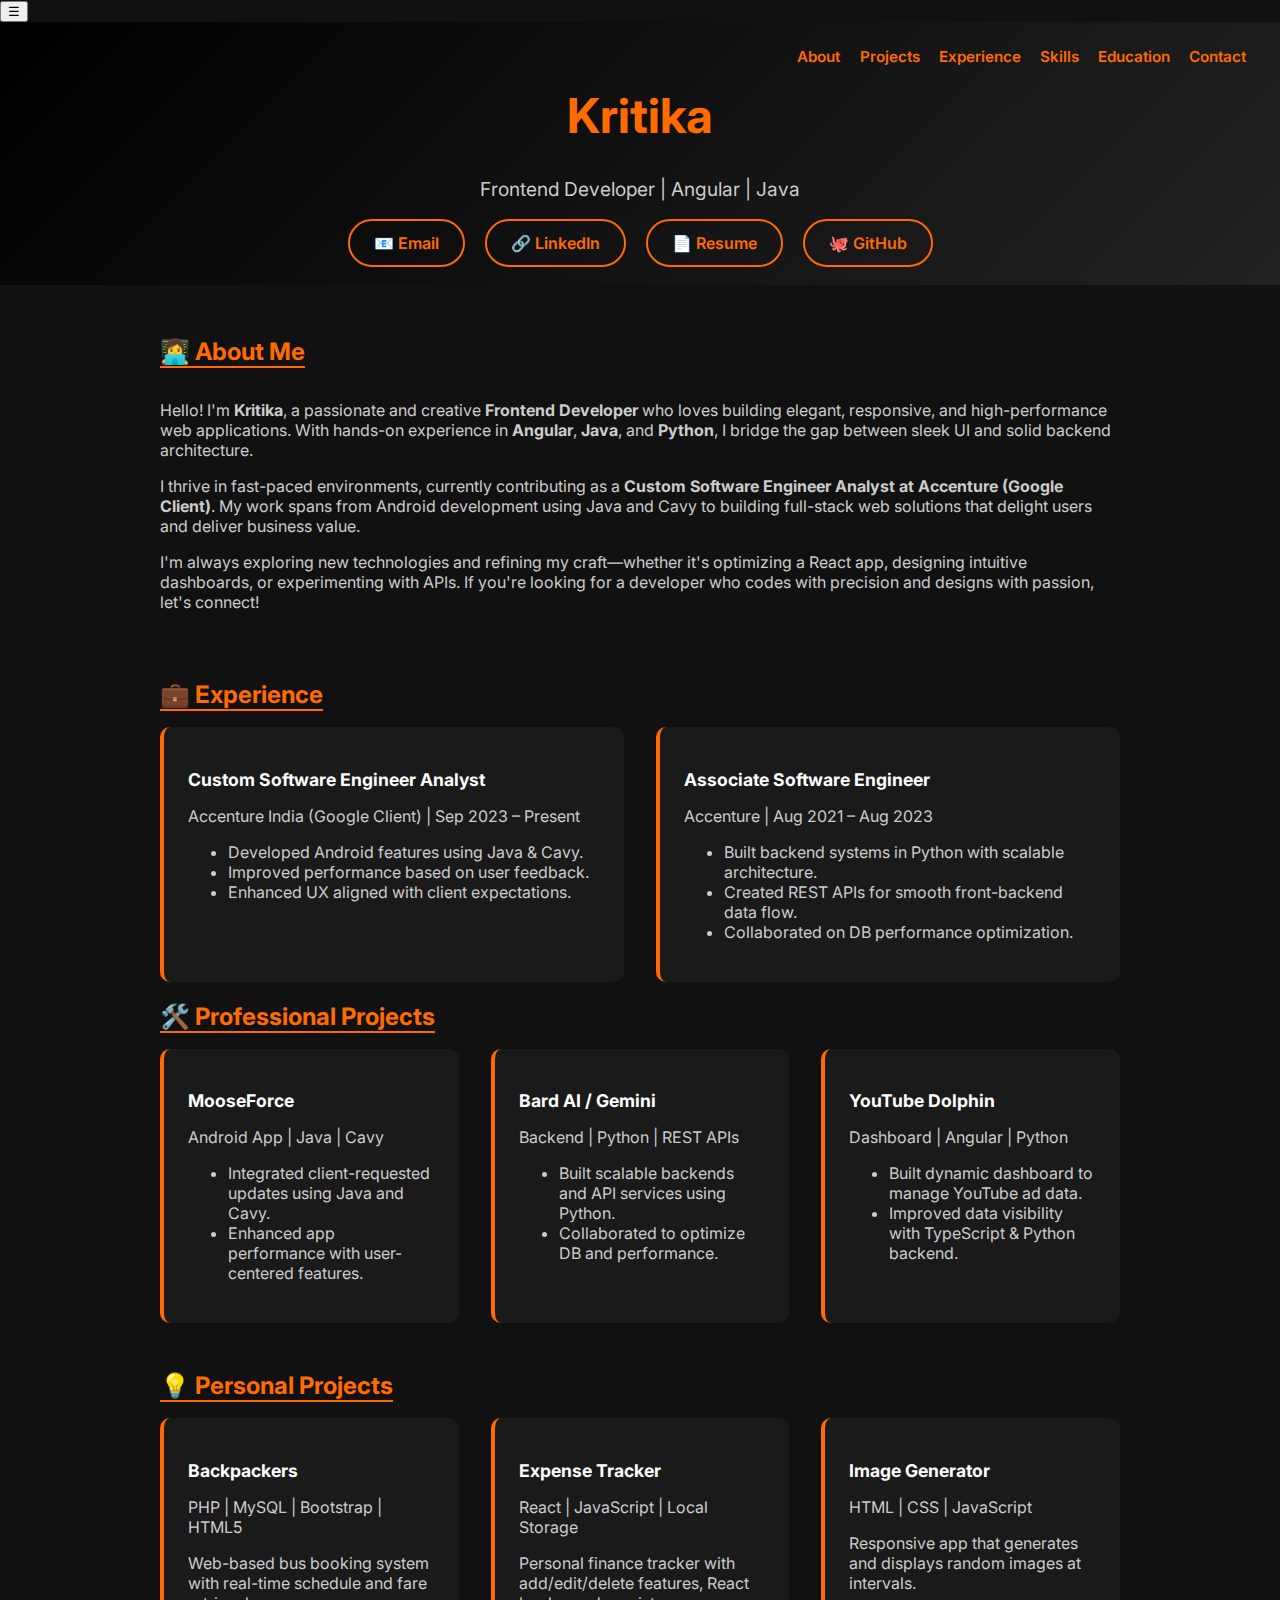
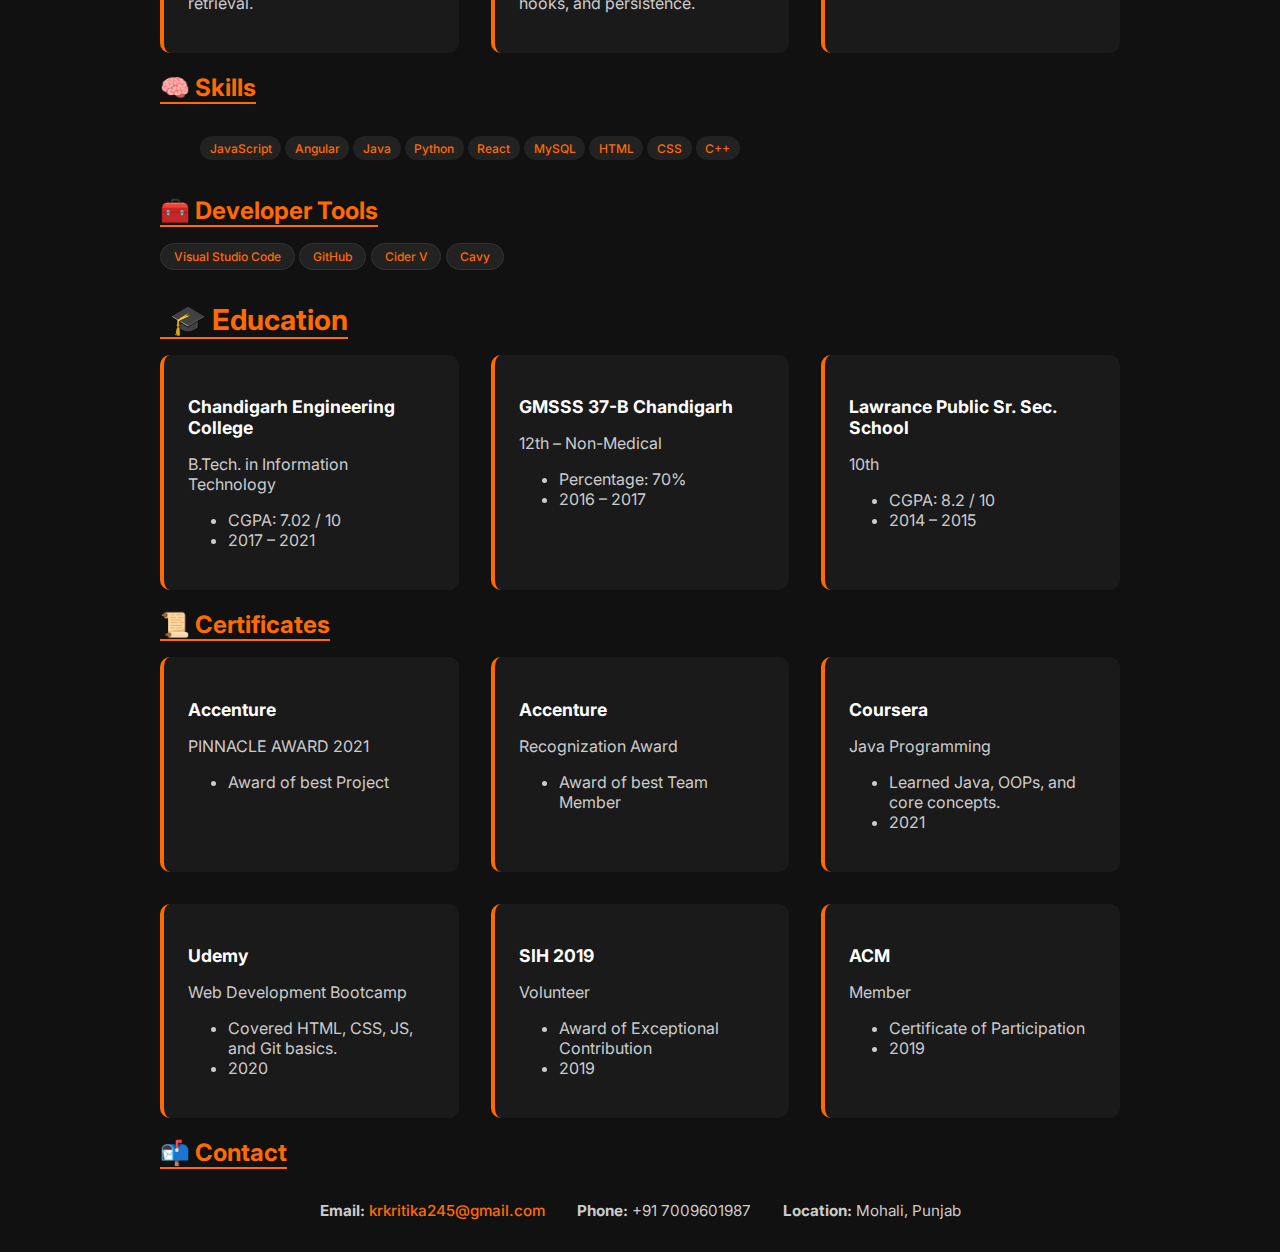
<file: me/index.html>
<!DOCTYPE html>
<html lang="en">

<head>
  <meta charset="UTF-8" />
  <meta name="viewport" content="width=device-width, initial-scale=1.0" />
  <title>Kritika | Frontend Developer</title>
  <link href="https://fonts.googleapis.com/css2?family=Inter:wght@400;600;700&display=swap" rel="stylesheet">
  <link rel="stylesheet" href="style.css" />
  <meta name="viewport" content="width=device-width, initial-scale=1.0">


</head>

<body>


  <!-- Toggle Button (visible only on mobile) -->
  <button class="nav-toggle" onclick="toggleSidebar()">☰</button>
  <header class="hero">
    <!-- Navigation -->
    <nav class="hero-nav" id="sidebarNav">
      <ul>
        <li><a href="#about">About</a></li>
        <li><a href="#projects">Projects</a></li>
        <li><a href="#experience">Experience</a></li>
        <li><a href="#skills">Skills</a></li>
        <li><a href="education">Education</a></li>
        <li><a href="#contact">Contact</a></li>
      </ul>
    </nav>




    <div class="container">
      <h1>Kritika</h1>
      <p class="subtitle">Frontend Developer | Angular | Java </p>
      <div class="hero-buttons">
        <a href="mailto:krkritika245@gmail.com" class="btn-glow">📧 Email</a>
        <a href="https://www.linkedin.com/in/kritika-kritika-7a6b39147/" class="btn-glow" target="_blank">🔗
          LinkedIn</a>
        <a href="https://drive.google.com/file/d/1NmgYXodorHPGbgICowh1BlGC-FObyQvN/view" class="btn-glow"
          target="_blank">📄 Resume</a>
        <a href="https://github.com/shankar-kritika" class="btn-glow" target="_blank">🐙 GitHub</a>
      </div>
    </div>
  </header>


  <main class="container">
    <section id="about">
      <h2>👩‍💻 About Me</h2>
      <p>
        Hello! I'm <strong>Kritika</strong>, a passionate and creative <strong>Frontend Developer</strong> who loves
        building elegant, responsive, and high-performance web applications. With hands-on experience in
        <strong>Angular</strong>, <strong>Java</strong>, and <strong>Python</strong>, I bridge the gap between sleek UI
        and solid backend architecture.
      </p>
      <p>
        I thrive in fast-paced environments, currently contributing as a <strong>Custom Software Engineer Analyst at
          Accenture (Google Client)</strong>. My work spans from Android development using Java and Cavy to building
        full-stack web solutions that delight users and deliver business value.
      </p>
      <p>
        I'm always exploring new technologies and refining my craft—whether it's optimizing a React app, designing
        intuitive dashboards, or experimenting with APIs. If you're looking for a developer who codes with precision and
        designs with passion, let's connect!
      </p>
    </section>

    <section id="experience">
      <h2>💼 Experience</h2>
      <div class="project-grid">

        <div class="project-card">
          <h3>Custom Software Engineer Analyst</h3>
          <p class="stack">Accenture India (Google Client) | Sep 2023 – Present</p>
          <ul>
            <li>Developed Android features using Java & Cavy.</li>
            <li>Improved performance based on user feedback.</li>
            <li>Enhanced UX aligned with client expectations.</li>
          </ul>
        </div>

        <div class="project-card">
          <h3>Associate Software Engineer</h3>
          <p class="stack">Accenture | Aug 2021 – Aug 2023</p>
          <ul>
            <li>Built backend systems in Python with scalable architecture.</li>
            <li>Created REST APIs for smooth front-backend data flow.</li>
            <li>Collaborated on DB performance optimization.</li>
          </ul>
        </div>

      </div>
    </section>


    <section id="projects">
      <h2>🛠️ Professional Projects</h2>
      <div class="project-grid">
        <div class="project-card">
          <h3>MooseForce</h3>
          <p>Android App | Java | Cavy</p>
          <ul>
            <li>Integrated client-requested updates using Java and Cavy.</li>
            <li>Enhanced app performance with user-centered features.</li>
          </ul>
        </div>
        <div class="project-card">
          <h3>Bard AI / Gemini</h3>
          <p>Backend | Python | REST APIs</p>
          <ul>
            <li>Built scalable backends and API services using Python.</li>
            <li>Collaborated to optimize DB and performance.</li>
          </ul>
        </div>
        <div class="project-card">
          <h3>YouTube Dolphin</h3>
          <p>Dashboard | Angular | Python</p>
          <ul>
            <li>Built dynamic dashboard to manage YouTube ad data.</li>
            <li>Improved data visibility with TypeScript & Python backend.</li>
          </ul>
        </div>
      </div>
    </section>

    <section id="personal-projects">
      <h2>💡 Personal Projects</h2>
      <div class="project-grid">

        <div class="project-card">
          <h3><a href="https://github.com/shankar-kritika/Backpackers">Backpackers</a></h3>
          <p class="stack">PHP | MySQL | Bootstrap | HTML5</p>
          <p>Web-based bus booking system with real-time schedule and fare retrieval.</p>
        </div>

        <div class="project-card">
          <h3><a href="https://github.com/shankar-kritika/Expense-Tracker">Expense Tracker</a></h3>
          <p class="stack">React | JavaScript | Local Storage</p>
          <p>Personal finance tracker with add/edit/delete features, React hooks, and persistence.</p>
        </div>

        <div class="project-card">
          <h3><a href="https://github.com/shankar-kritika/Image-generator">Image Generator</a></h3>
          <p class="stack">HTML | CSS | JavaScript</p>
          <p>Responsive app that generates and displays random images at intervals.</p>
        </div>

      </div>
    </section>


    <section id="skills">
      <h2>🧠 Skills</h2>
      <ul class="skills-list">
        <li data-skill="75%">JavaScript</li>
        <li data-skill="60%">Angular</li>
        <li data-skill="70%">Java</li>
        <li data-skill="30%">Python</li>
        <li data-skill="20%">React</li>
        <li data-skill="60%">MySQL</li>
        <li data-skill="90%">HTML</li>
        <li data-skill="90%">CSS</li>
        <li data-skill="50%">C++</li>
      </ul>


    </section>

    <section id="tools">
      <h2>🧰 Developer Tools</h2>
      <div class="tools-grid">
        <div class="tool">Visual Studio Code</div>
        <div class="tool">GitHub</div>
        <div class="tool">Cider V</div>
        <div class="tool">Cavy</div>
      </div>

    </section>

    <section id="education">
      <h2>🎓 Education</h2>
      <div class="project-grid">

        <div class="project-card">
          <h3><a href="https://www.cgc.ac.in/" target="_blank">Chandigarh Engineering College</a></h3>
          <p class="stack">B.Tech. in Information Technology</p>
          <ul>
            <li>CGPA: 7.02 / 10</li>
            <li>2017 – 2021</li>
          </ul>
        </div>

        <div class="project-card">
          <h3><a href="https://gmsss37d.edupage.org/" target="_blank">GMSSS 37-B Chandigarh</a></h3>
          <p class="stack">12th – Non-Medical</p>
          <ul>
            <li>Percentage: 70%</li>
            <li>2016 – 2017</li>
          </ul>
        </div>

        <div class="project-card">
          <h3><a href="http://lawrencepublicschool.in/" target="_blank">Lawrance Public Sr. Sec. School</a></h3>
          <p class="stack">10th</p>
          <ul>
            <li>CGPA: 8.2 / 10</li>
            <li>2014 – 2015</li>
          </ul>
        </div>

      </div>
    </section>


    <section id="certificates">
      <h2>📜 Certificates</h2>
      <div class="project-grid">

        <div class="project-card">
          <h3><a href="https://www.accenture.com/in-en">Accenture</a></h3>
          <p class="stack">PINNACLE AWARD 2021</p>
          <ul>
            <li>Award of best Project</li>
          </ul>
        </div>
        <div class="project-card">
          <h3><a href="https://www.accenture.com/in-en">Accenture</a></h3>
          <p class="stack">Recognization Award</p>
          <ul>
            <li>Award of best Team Member</li>
          </ul>
        </div>
        <div class="project-card">
          <h3><a href="https://www.coursera.org/account-profile">Coursera</a></h3>
          <p class="stack">Java Programming</p>
          <ul>
            <li>Learned Java, OOPs, and core concepts.</li>
            <li>2021</li>
          </ul>
        </div>

        <div class="project-card">
          <h3><a href="https://www.udemy.com/user/edit-profile/">Udemy</a></h3>
          <p class="stack">Web Development Bootcamp</p>
          <ul>
            <li>Covered HTML, CSS, JS, and Git basics.</li>
            <li>2020</li>
          </ul>
        </div>

        <div class="project-card">
          <h3><a href="https://www.sih.gov.in/sih2019">SIH 2019</a></h3>
          <p class="stack">Volunteer</p>
          <ul>
            <li>Award of Exceptional Contribution</li>
            <li>2019</li>
          </ul>
        </div>

        <div class="project-card">
          <h3><a href="https://www.acm.org/">ACM</a></h3>
          <p>Member</p>
          <ul>
            <li>Certificate of Participation</li>
            <li>2019</li>
          </ul>
        </div>
      </div>
    </section>




    <section id="contact">
      <h2>📬 Contact</h2>
      <div class="contact-line">
        <span><strong>Email:</strong> <a href="mailto:krkritika245@gmail.com">krkritika245@gmail.com</a></span>
        <span><strong>Phone:</strong> +91 7009601987</span>
        <span><strong>Location:</strong> Mohali, Punjab</span>
      </div>
    </section>

  </main>
  <script>
    function toggleSidebar() {
      document.getElementById('sidebarNav').classList.toggle('open');
    }
  </script>

</body>

</html>
</file>
<file: me/style.css>
body {
  margin: 0;
  font-family: 'Inter', sans-serif;
  background-color: #111;
  color: #f3f3f3;
  scroll-behavior: smooth;
}

.container {
  max-width: 960px;
  margin: auto;
  padding: 2rem;
}


.intro-text {
  color: #ccc;
  margin-top: 1rem;
  font-size: 1.1rem;
  max-width: 600px;
  margin-left: auto;
  margin-right: auto;
}



.hero {
  background: linear-gradient(135deg, #000, #222);
  text-align: center;
  position: relative;
}


.hero-nav {
  position: absolute;
  top: 1.5rem;
  right: 1.5rem;
  z-index: 10;
}

.hero-nav ul {
  list-style: none;
  margin: 0;
  padding: 0;
  display: flex;
  gap: 0.75 rem;
}

.hero-nav ul li a {
  color: #ff6b00;
  text-decoration: none;
  font-weight: 600;
  font-size: 0.95rem;
  padding: 0.4rem 0.6rem;
  border-radius: 4px;
  transition: background 0.3s ease;
}

.hero-nav ul li a:hover {
  background-color: rgba(255, 107, 0, 0.15);
}

.hero h1 {
  color: #ff6b00;
  font-size: 3rem;
}

.hero .subtitle {
  font-size: 1.2rem;
  margin: 1rem 0 2rem;
  color: #ccc;
}

.hero-buttons .btn-glow {
  margin: 0.5rem;
  padding: 0.75rem 1.5rem;
  color: #ff6b00;
  border: 2px solid #ff6b00;
  border-radius: 30px;
  background: transparent;
  font-weight: 600;
  text-decoration: none;
  transition: all 0.3s ease;
  position: relative;
}

.btn-glow:hover {
  background: #ff6b00;
  color: #111;
  box-shadow: 0 0 10px #ff6b00, 0 0 40px #ff6b00;
}



section h2 {
  color: #ff6b00;
  border-bottom: 2px solid #ff6b00;
  display: inline-block;
  margin-bottom: 1rem;
}

section p, ul {
  color: #ccc;
}

.project-grid {
  display: grid;
  grid-template-columns: repeat(auto-fit, minmax(280px, 1fr));
  gap: 2rem;
}

.project-card {
  background: #1a1a1a;
  padding: 1.5rem;
  border-radius: 10px;
  border-left: 4px solid #ff6b00;
  transition: transform 0.3s ease;
}

.project-card:hover {
  transform: translateY(-5px);
  box-shadow: 0 0 10px #ff6b00aa;
}

#personal-projects h2 {
  margin-top: 3rem;
  color: #ff6b00;
}


.skills-list li {
  position: relative;
  display: inline-block;
  background: #222;
  color: #ff6b00;
  padding: 0.3rem 0.6rem;
  border-radius: 12px;
  font-size: 0.75rem;
  font-weight: 500;
  cursor: pointer;
  transition: all 0.3s ease;
  min-width: fit-content;
}

.skills-list li:hover::after {
  content: attr(data-skill);
  position: absolute;
  top: -25px;
  left: 50%;
  transform: translateX(-50%);
  background: #ff6b00;
  color: #111;
  padding: 0.25rem 0.6rem;
  border-radius: 5px;
  font-size: 0.7rem;
  white-space: nowrap;
  opacity: 1;
  pointer-events: none;
  box-shadow: 0 0 10px #ff6b00aa;
}

.skills-list li::after {
  content: '';
  opacity: 0;
  transition: opacity 0.3s ease;
}

.contact-line {
  display: flex;
  flex-wrap: wrap;
  gap: 2rem;
  font-size: 0.95rem;
  color: #ccc;
  justify-content: center;
  margin-top: 1rem;
}

.contact-line span a {
  color: #ff6b00;
  text-decoration: none;
  font-weight: 500;
}

.contact-line span a:hover {
  text-decoration: underline;
}

#experience {
  margin-top: 3rem;
  
}

#experience h2 {
  color: #ff6b00;
  border-bottom: 2px solid #ff6b00;
  display: inline-block;
  margin-bottom: 1rem;
  
}

.tool {
  background: #222;
  color: #ff6b00;
  border: 1px solid #333;
  padding: 0.3rem 0.8rem;
  border-radius: 15px;
  font-size: 0.75rem;
  font-weight: 500;
  white-space: nowrap;
}

.tools-grid {
  display: flex;
  flex-wrap: nowrap;
  justify-content: left;
  gap: 0.3rem;
  overflow-x: auto;
  padding-bottom: 0.5rem;
}

#education h2 {
  font-size: 1.8rem;
  margin-bottom: 1rem;
  border-left: 5px solid var(--accent);
  padding-left: 0.6rem;
}

.experience-grid {
  display: grid;
  grid-template-columns: repeat(auto-fit, minmax(280px, 1fr));
  gap: 1.5rem;
}

.experience-card {
  background-color: #1a1a1a;
  padding: 1.4rem 1.6rem;
  border-radius: 10px;
  border-left: 4px solid var(--accent);
  box-shadow: 0 4px 14px rgba(255, 107, 0, 0.15);
  transition: transform 0.3s ease, box-shadow 0.3s ease;
}

.experience-card:hover {
  transform: translateY(-5px);
  box-shadow: 0 8px 20px rgba(255, 107, 0, 0.3);
}

.experience-card h3 {
  margin-bottom: 0.4rem;
  color: #fff;
}

.experience-card p a {
  color: var(--accent);
  text-decoration: none;
}

.experience-card ul {
  padding-left: 1.2rem;
  margin: 0.4rem 0 0;
}

.experience-card li {
  color: #ccc;
  font-size: 0.95rem;
}


.project-card h3 {
  color: #ffffff; /* white heading */
  font-size: 1.1rem;
  margin-bottom: 0.3rem;
}

.project-card h3 a {
  color: #ffffff;
  text-decoration: none;
}

.project-card h3 a:hover {
  text-decoration: underline;
}

.certificate-card {
  position: relative;
  padding-top: 1rem;
  text-align: center;
}

.cert-logo {
  width: 50px;
  height: 50px;
  object-fit: contain;
  margin-bottom: 0.6rem;
}

.btn-badge {
  display: inline-block;
  margin-top: 0.8rem;
  padding: 0.4rem 0.8rem;
  font-size: 0.85rem;
  color: #fff;
  background: var(--accent);
  border-radius: 4px;
  text-decoration: none;
  transition: background 0.3s ease;
}

.btn-badge:hover {
  background: #ff5c00;
}
</file>
